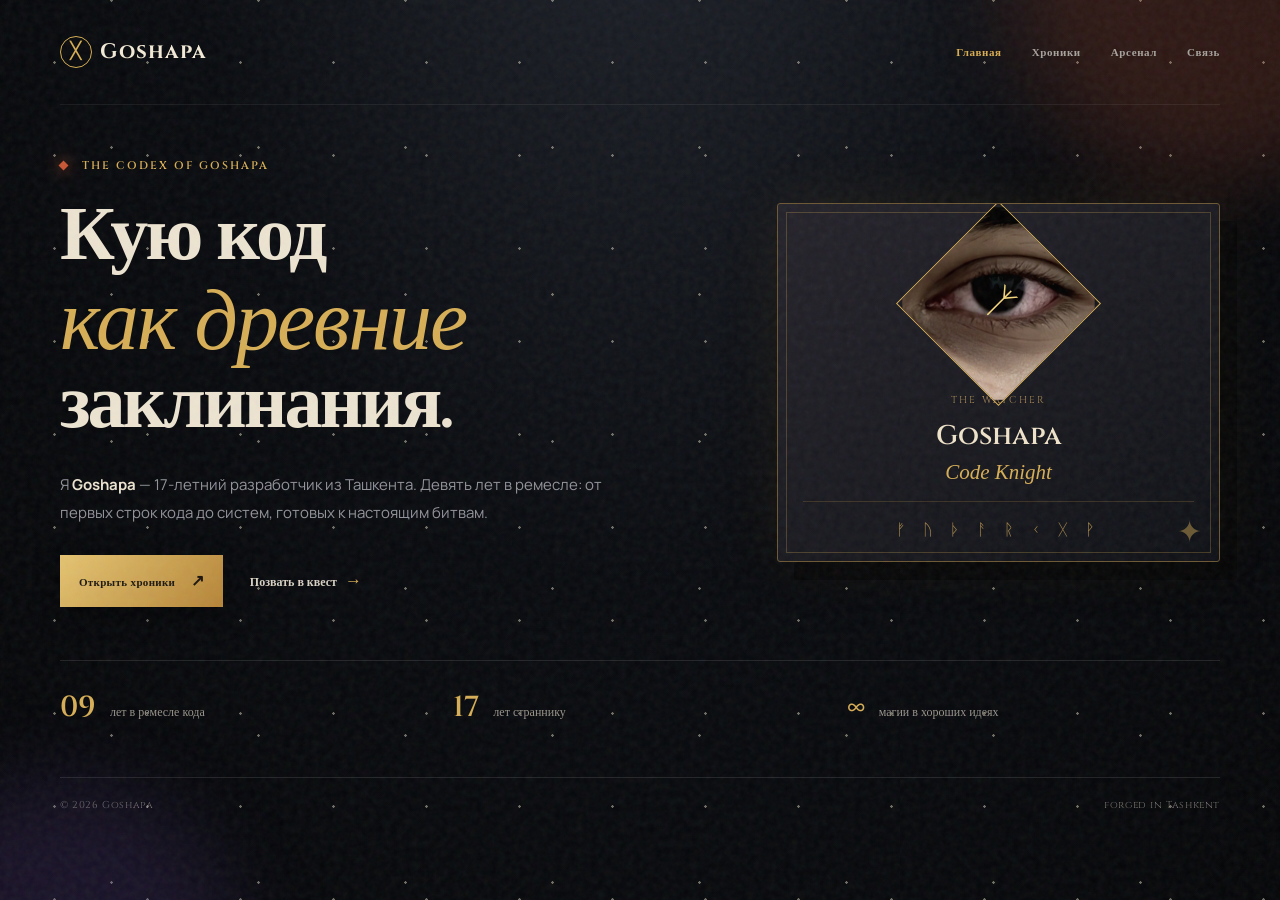
<file: index.html>
<!doctype html><html lang="ru"><head><meta charset="UTF-8"><meta name="viewport" content="width=device-width,initial-scale=1"><title>Goshapa — Code Knight</title><link rel="preconnect" href="https://fonts.googleapis.com"><link rel="preconnect" href="https://fonts.gstatic.com" crossorigin><link href="https://fonts.googleapis.com/css2?family=Cinzel:wght@500;600;700;800&family=IM+Fell+English:ital@0;1&family=Manrope:wght@400;500;600;700&display=swap" rel="stylesheet"><link rel="stylesheet" href="styles.css"></head><body><div class="noise"></div><div class="stars"></div><div class="orb orb-one"></div><div class="orb orb-two"></div><header class="nav wrap"><a class="brand" href="index.html"><span>ᚷ</span>Goshapa</a><button class="menu-btn" aria-label="Открыть меню">☰</button><nav><a class="active" href="index.html">Главная</a><a href="about.html">Хроники</a><a href="skills.html">Арсенал</a><a href="contacts.html">Связь</a></nav></header><main class="wrap hero"><div class="hero-copy reveal"><p class="eyebrow"><i></i> THE CODEX OF GOSHAPA</p><h1>Кую код<br><em>как древние</em><br>заклинания.</h1><p class="lead">Я <strong>Goshapa</strong> — 17-летний разработчик из Ташкента. Девять лет в ремесле: от первых строк кода до систем, готовых к настоящим битвам.</p><div class="actions"><a class="button" href="about.html">Открыть хроники <span>↗</span></a><a class="text-link" href="contacts.html">Позвать в квест <span>→</span></a></div></div><aside class="code-card reveal delay"><div class="crest"><img src="assets/goshapa-eye.png" alt="Эмблема Goshapa"><span class="sigil">ᛉ</span></div><p class="card-kicker">THE WATCHER</p><h2>Goshapa<br><em>Code Knight</em></h2><div class="runes">ᚠ ᚢ ᚦ ᚨ ᚱ ᚲ ᚷ ᚹ</div></aside></main><section class="stats wrap reveal"><div><strong>09</strong><span>лет в ремесле кода</span></div><div><strong>17</strong><span>лет страннику</span></div><div><strong>∞</strong><span>магии в хороших идеях</span></div></section><footer class="wrap"><span>© 2026 Goshapa</span><span>forged in Tashkent</span></footer><script src="script.js"></script></body></html>
</file>
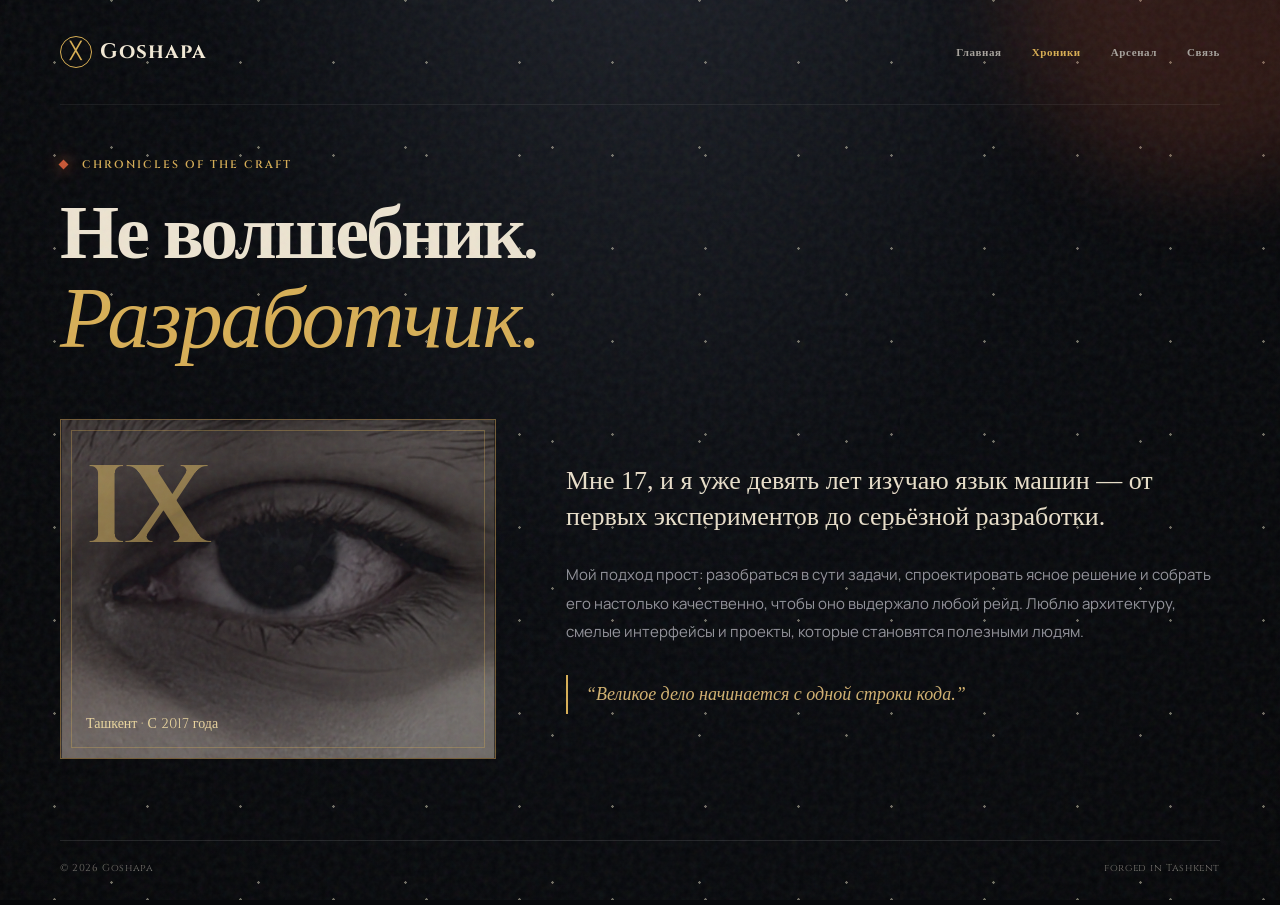
<file: about.html>
<!doctype html><html lang="ru"><head><meta charset="UTF-8"><meta name="viewport" content="width=device-width,initial-scale=1"><title>Хроники — Goshapa</title><link rel="preconnect" href="https://fonts.googleapis.com"><link rel="preconnect" href="https://fonts.gstatic.com" crossorigin><link href="https://fonts.googleapis.com/css2?family=Cinzel:wght@500;600;700;800&family=IM+Fell+English:ital@0;1&family=Manrope:wght@400;500;600;700&display=swap" rel="stylesheet"><link rel="stylesheet" href="styles.css"></head><body><div class="noise"></div><div class="stars"></div><div class="orb orb-one"></div><header class="nav wrap"><a class="brand" href="index.html"><span>ᚷ</span>Goshapa</a><button class="menu-btn" aria-label="Открыть меню">☰</button><nav><a href="index.html">Главная</a><a class="active" href="about.html">Хроники</a><a href="skills.html">Арсенал</a><a href="contacts.html">Связь</a></nav></header><main class="wrap page"><p class="eyebrow reveal"><i></i> CHRONICLES OF THE CRAFT</p><h1 class="page-title reveal">Не волшебник.<br><em>Разработчик.</em></h1><div class="about-grid"><div class="portrait reveal delay"><img src="assets/goshapa-eye.png" alt="Эмблема Goshapa"><div class="portrait-mark">IX</div><p>Ташкент · С 2017 года</p></div><div class="about-text reveal delay2"><p class="big">Мне 17, и я уже девять лет изучаю язык машин — от первых экспериментов до серьёзной разработки.</p><p>Мой подход прост: разобраться в сути задачи, спроектировать ясное решение и собрать его настолько качественно, чтобы оно выдержало любой рейд. Люблю архитектуру, смелые интерфейсы и проекты, которые становятся полезными людям.</p><div class="quote">“Великое дело начинается с одной строки кода.”</div></div></div></main><footer class="wrap"><span>© 2026 Goshapa</span><span>forged in Tashkent</span></footer><script src="script.js"></script></body></html>
</file>
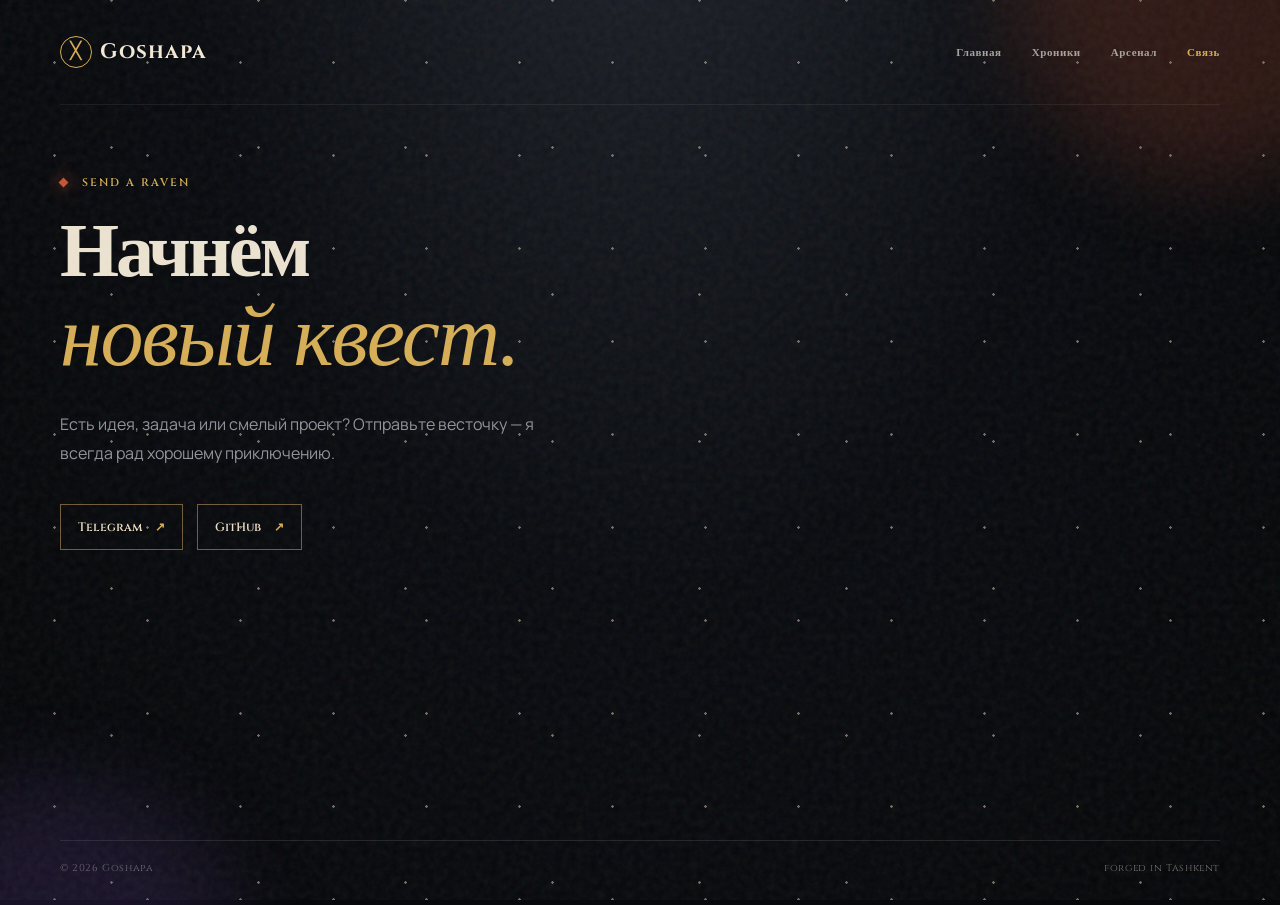
<file: contacts.html>
<!doctype html><html lang="ru"><head><meta charset="UTF-8"><meta name="viewport" content="width=device-width,initial-scale=1"><title>Связь — Goshapa</title><link rel="preconnect" href="https://fonts.googleapis.com"><link rel="preconnect" href="https://fonts.gstatic.com" crossorigin><link href="https://fonts.googleapis.com/css2?family=Cinzel:wght@500;600;700;800&family=IM+Fell+English:ital@0;1&family=Manrope:wght@400;500;600;700&display=swap" rel="stylesheet"><link rel="stylesheet" href="styles.css"></head><body><div class="noise"></div><div class="stars"></div><div class="orb orb-one"></div><div class="orb orb-two"></div><header class="nav wrap"><a class="brand" href="index.html"><span>ᚷ</span>Goshapa</a><button class="menu-btn" aria-label="Открыть меню">☰</button><nav><a href="index.html">Главная</a><a href="about.html">Хроники</a><a href="skills.html">Арсенал</a><a class="active" href="contacts.html">Связь</a></nav></header><main class="wrap page contact"><p class="eyebrow reveal"><i></i> SEND A RAVEN</p><h1 class="page-title reveal">Начнём<br><em>новый квест.</em></h1><p class="contact-intro reveal">Есть идея, задача или смелый проект? Отправьте весточку — я всегда рад хорошему приключению.</p><div class="socials reveal delay"><a href="https://t.me/NetneGoshapa" target="_blank" rel="noopener">Telegram <span>↗</span></a><a href="https://github.com/goshapa" target="_blank" rel="noopener">GitHub <span>↗</span></a></div></main><footer class="wrap"><span>© 2026 Goshapa</span><span>forged in Tashkent</span></footer><script src="script.js"></script></body></html>
</file>
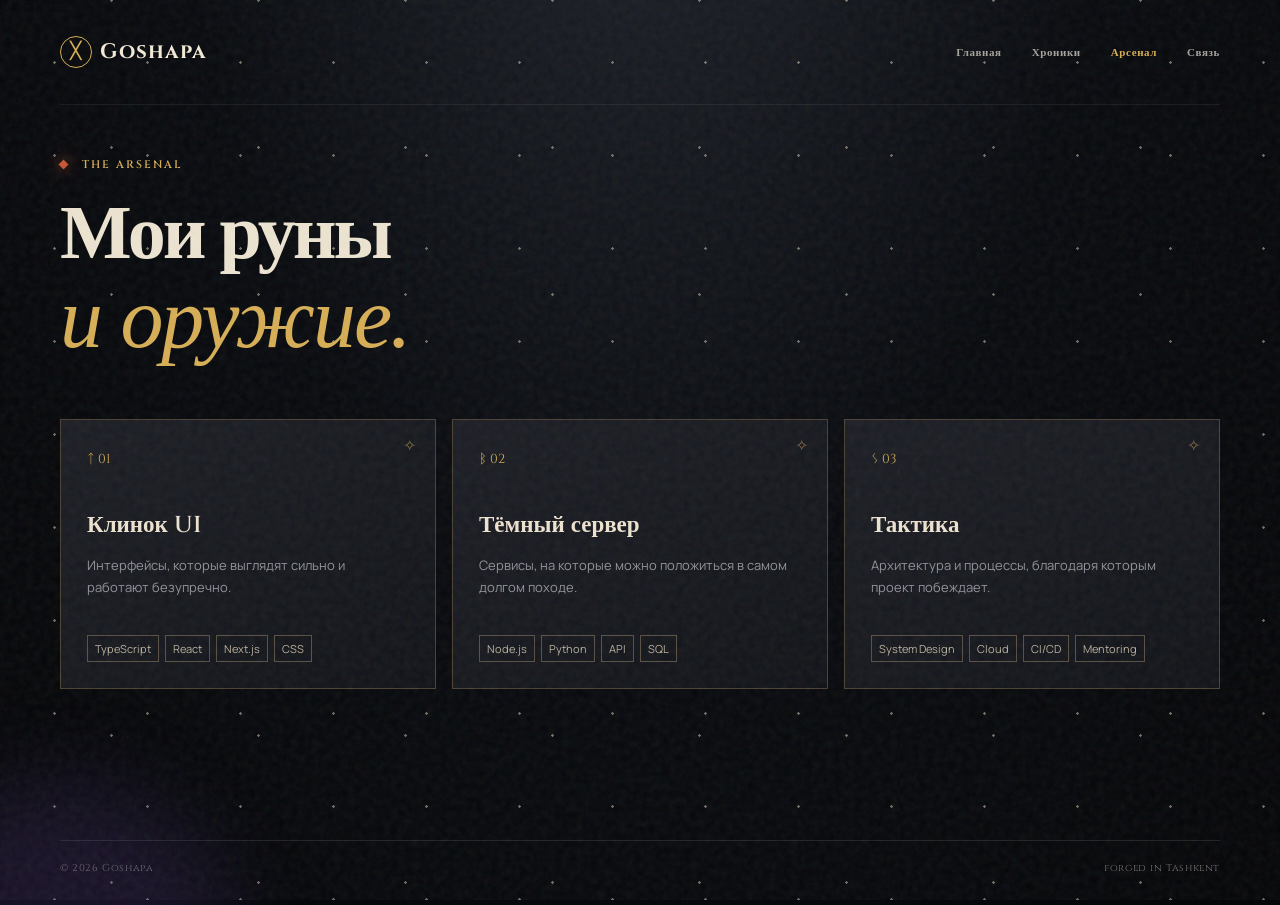
<file: skills.html>
<!doctype html><html lang="ru"><head><meta charset="UTF-8"><meta name="viewport" content="width=device-width,initial-scale=1"><title>Арсенал — Goshapa</title><link rel="preconnect" href="https://fonts.googleapis.com"><link rel="preconnect" href="https://fonts.gstatic.com" crossorigin><link href="https://fonts.googleapis.com/css2?family=Cinzel:wght@500;600;700;800&family=IM+Fell+English:ital@0;1&family=Manrope:wght@400;500;600;700&display=swap" rel="stylesheet"><link rel="stylesheet" href="styles.css"></head><body><div class="noise"></div><div class="stars"></div><div class="orb orb-two"></div><header class="nav wrap"><a class="brand" href="index.html"><span>ᚷ</span>Goshapa</a><button class="menu-btn" aria-label="Открыть меню">☰</button><nav><a href="index.html">Главная</a><a href="about.html">Хроники</a><a class="active" href="skills.html">Арсенал</a><a href="contacts.html">Связь</a></nav></header><main class="wrap page"><p class="eyebrow reveal"><i></i> THE ARSENAL</p><h1 class="page-title reveal">Мои руны<br><em>и оружие.</em></h1><div class="skill-grid"><article class="skill-card reveal"><span>ᛏ 01</span><h2>Клинок UI</h2><p>Интерфейсы, которые выглядят сильно и работают безупречно.</p><div class="tags"><b>TypeScript</b><b>React</b><b>Next.js</b><b>CSS</b></div></article><article class="skill-card reveal delay"><span>ᛒ 02</span><h2>Тёмный сервер</h2><p>Сервисы, на которые можно положиться в самом долгом походе.</p><div class="tags"><b>Node.js</b><b>Python</b><b>API</b><b>SQL</b></div></article><article class="skill-card reveal delay2"><span>ᛊ 03</span><h2>Тактика</h2><p>Архитектура и процессы, благодаря которым проект побеждает.</p><div class="tags"><b>System Design</b><b>Cloud</b><b>CI/CD</b><b>Mentoring</b></div></article></div></main><footer class="wrap"><span>© 2026 Goshapa</span><span>forged in Tashkent</span></footer><script src="script.js"></script></body></html>
</file>
<file: styles.css>
:root{--bg:#07090d;--stone:#12151b;--stone2:#1b1e25;--ink:#ddd6c4;--muted:#92929a;--gold:#d7ae55;--fire:#c75333;--line:#39342d}*{box-sizing:border-box}html,body{min-height:100%}body{margin:0;background:radial-gradient(ellipse at 50% -30%,#20242d 0%,#080a0e 52%,#050608 100%);color:var(--ink);font-family:Manrope,sans-serif;overflow-x:hidden}.wrap{width:min(1160px,calc(100% - 48px));margin:auto}.noise{position:fixed;inset:0;opacity:.07;pointer-events:none;z-index:4;background-image:url("data:image/svg+xml,%3Csvg viewBox='0 0 180 180' xmlns='http://www.w3.org/2000/svg'%3E%3Cfilter id='n'%3E%3CfeTurbulence type='fractalNoise' baseFrequency='.7' numOctaves='4'/%3E%3C/filter%3E%3Crect width='100%25' height='100%25' filter='url(%23n)'/%3E%3C/svg%3E")}.stars{position:fixed;inset:0;pointer-events:none;opacity:.42;background-image:radial-gradient(#fff8db 1px,transparent 1.5px),radial-gradient(#fff8db 1px,transparent 1.5px);background-size:93px 93px,147px 147px;background-position:8px 16px,38px 74px}.orb{position:fixed;border-radius:50%;filter:blur(45px);opacity:.2;pointer-events:none}.orb-one{width:400px;height:400px;top:-220px;right:-130px;background:#c75333;animation:drift 12s ease-in-out infinite}.orb-two{width:370px;height:370px;bottom:-250px;left:-130px;background:#6645a3;animation:drift 14s ease-in-out -5s infinite}@keyframes drift{50%{transform:translate(45px,55px) scale(1.12)}}.nav{height:105px;display:flex;align-items:center;justify-content:space-between;position:relative;z-index:6;border-bottom:1px solid #ffffff11}.brand{font:700 21px Cinzel,serif;color:#f1e8d5;text-decoration:none;letter-spacing:1px}.brand span{display:inline-grid;place-items:center;width:32px;height:32px;margin-right:8px;border:1px solid var(--gold);border-radius:50%;color:var(--gold)}.nav nav{display:flex;gap:30px}.nav nav a{color:#a7a39d;text-decoration:none;font:600 11px Cinzel,serif;letter-spacing:.6px;transition:.2s}.nav nav a:hover,.nav nav .active{color:var(--gold)}.menu-btn{display:none;background:none;border:0;color:var(--gold);font-size:22px}.hero{min-height:555px;display:grid;grid-template-columns:1.18fr .82fr;align-items:center;gap:80px}.eyebrow{margin:0 0 24px;color:var(--gold);font:600 11px Cinzel,serif;letter-spacing:2px}.eyebrow i{width:7px;height:7px;display:inline-block;background:var(--fire);transform:rotate(45deg);margin-right:10px;box-shadow:0 0 15px var(--fire)}h1{font:600 clamp(43px,6.2vw,76px)/1.03 Cinzel,serif;letter-spacing:-3px;margin:0;color:#ede4d1}h1 em{font-family:'IM Fell English',serif;font-size:1.13em;font-weight:400;color:var(--gold);letter-spacing:-2px}.lead{max-width:560px;color:var(--muted);font-size:15px;line-height:1.85;margin:28px 0}.lead strong{color:#ede4d1}.actions{display:flex;align-items:center;gap:27px}.button{color:#1c160d;background:linear-gradient(135deg,#e5c471,#b58437);text-decoration:none;padding:15px 19px;font:700 11px Cinzel,serif;letter-spacing:.3px;transition:.25s;box-shadow:0 8px 23px #0008}.button:hover{transform:translateY(-4px);box-shadow:0 14px 28px #000b}.button span{font-size:16px;margin-left:12px}.text-link{color:#d9d2c4;text-decoration:none;font:600 12px Cinzel,serif}.text-link span{color:var(--gold);font-size:17px;margin-left:5px}.code-card{background:linear-gradient(145deg,#24222a,#0e1015);border:1px solid #6c5733;border-radius:3px;padding:21px 25px;box-shadow:17px 18px 0 #0007,0 0 60px #9c76251b;position:relative;overflow:hidden;transform:rotate(1.2deg);animation:float 6s ease-in-out infinite}.code-card:before{content:'';position:absolute;inset:8px;border:1px solid #d7ae5544;pointer-events:none}.code-card:after{content:'✦';color:var(--gold);position:absolute;right:17px;bottom:10px;font-size:30px;opacity:.45}@keyframes float{50%{transform:rotate(-1.1deg) translateY(-9px)}}.crest{position:relative;width:145px;height:145px;margin:6px auto 17px;border:1px solid var(--gold);padding:6px;transform:rotate(45deg);overflow:hidden}.crest img{width:100%;height:100%;object-fit:cover;filter:grayscale(.45) contrast(1.15);transform:rotate(-45deg) scale(1.47)}.sigil{position:absolute;inset:0;display:grid;place-items:center;color:#f5d77c;font:38px Cinzel,serif;text-shadow:0 2px 10px #000;background:#00000024}.card-kicker{text-align:center;margin:0;color:#a48856;font:10px Cinzel,serif;letter-spacing:2px}.code-card h2{text-align:center;font:600 27px/1.3 Cinzel,serif;margin:12px 0;color:#f0e3ca}.code-card h2 em{font:italic 21px 'IM Fell English',serif;color:var(--gold)}.runes{text-align:center;color:#a8874b;letter-spacing:7px;font-size:16px;border-top:1px solid #876b3b55;padding-top:16px}.stats{display:grid;grid-template-columns:repeat(3,1fr);gap:20px;border-top:1px solid #ffffff1c;padding:27px 0 50px}.stats div{display:flex;gap:14px;align-items:baseline}.stats strong{color:var(--gold);font:600 29px Cinzel,serif}.stats span{font:12px 'IM Fell English',serif;color:#99938a}.page{min-height:calc(100vh - 165px);padding:52px 0 70px}.page-title{margin-bottom:55px}.about-grid{display:grid;grid-template-columns:.8fr 1.2fr;gap:70px;align-items:center}.portrait{height:340px;background:linear-gradient(135deg,#25232b,#111319);border:1px solid #735a34;padding:18px;position:relative;overflow:hidden;box-shadow:inset 0 0 45px #0008}.portrait img{position:absolute;inset:0;width:100%;height:100%;object-fit:cover;opacity:.42;filter:grayscale(.7) contrast(1.25)}.portrait:after{content:'';position:absolute;inset:10px;border:1px solid #d7ae5555}.portrait-mark{position:absolute;left:24px;top:15px;font:700 110px Cinzel,serif;color:#dfbb6688;z-index:1}.portrait p{position:absolute;bottom:11px;left:25px;z-index:1;color:#ebd59e;font:14px Cinzel,serif}.about-text{font-size:15px;line-height:1.9;color:var(--muted)}.about-text .big{font:400 26px/1.38 'IM Fell English',serif;color:#e9dfca;margin-top:0}.quote{border-left:2px solid var(--gold);padding:9px 18px;color:#d2b170;font:italic 18px 'IM Fell English',serif;margin-top:28px}.skill-grid{display:grid;grid-template-columns:repeat(3,1fr);gap:16px}.skill-card{background:linear-gradient(150deg,#1c1e25,#111318);border:1px solid #4c4233;padding:26px;min-height:260px;position:relative;transition:.3s}.skill-card:before{content:'✧';position:absolute;right:19px;top:14px;color:#826c44}.skill-card:hover{border-color:var(--gold);transform:translateY(-8px);box-shadow:0 17px 30px #000a}.skill-card>span{color:var(--gold);font:13px Cinzel,serif}.skill-card h2{font:600 23px Cinzel,serif;color:#eee3d0;margin:42px 0 10px}.skill-card p{min-height:68px;color:var(--muted);font-size:13px;line-height:1.7}.tags{display:flex;flex-wrap:wrap;gap:6px}.tags b{border:1px solid #595044;color:#cabfabe8;padding:5px 7px;font:11px Manrope,sans-serif}.contact{padding-top:70px}.contact-intro{color:var(--muted);line-height:1.85;max-width:500px;margin:-27px 0 35px}.socials{display:flex;gap:14px}.socials a{color:#eddfc5;text-decoration:none;border:1px solid #715b38;padding:14px 17px;font:600 12px Cinzel,serif;transition:.2s}.socials a:hover{background:var(--gold);color:#171108}.socials span{margin-left:10px;color:var(--gold)}.socials a:hover span{color:#171108}footer{border-top:1px solid #ffffff1c;padding:20px 0 30px;display:flex;justify-content:space-between;color:#716e69;font:10px Cinzel,serif;letter-spacing:.6px}.reveal{opacity:0;transform:translateY(19px);animation:reveal .7s ease forwards}.delay{animation-delay:.15s}.delay2{animation-delay:.3s}@keyframes reveal{to{opacity:1;transform:none}}@media(max-width:720px){.wrap{width:calc(100% - 32px)}.nav{height:78px}.menu-btn{display:block}.nav nav{display:none;position:absolute;right:0;top:65px;flex-direction:column;gap:15px;background:#15171c;border:1px solid #5f5038;padding:18px}.nav nav.open{display:flex}.hero{grid-template-columns:1fr;gap:45px;padding:55px 0}.code-card{width:88%;justify-self:center}h1{letter-spacing:-1px}.stats,.skill-grid,.about-grid{grid-template-columns:1fr}.stats{gap:15px}.page{padding-top:42px}.page-title{margin-bottom:38px}.portrait{height:270px}.skill-card p{min-height:auto}.socials{flex-wrap:wrap}footer{margin-top:15px}.contact{min-height:calc(100vh - 145px)}}
</file>
